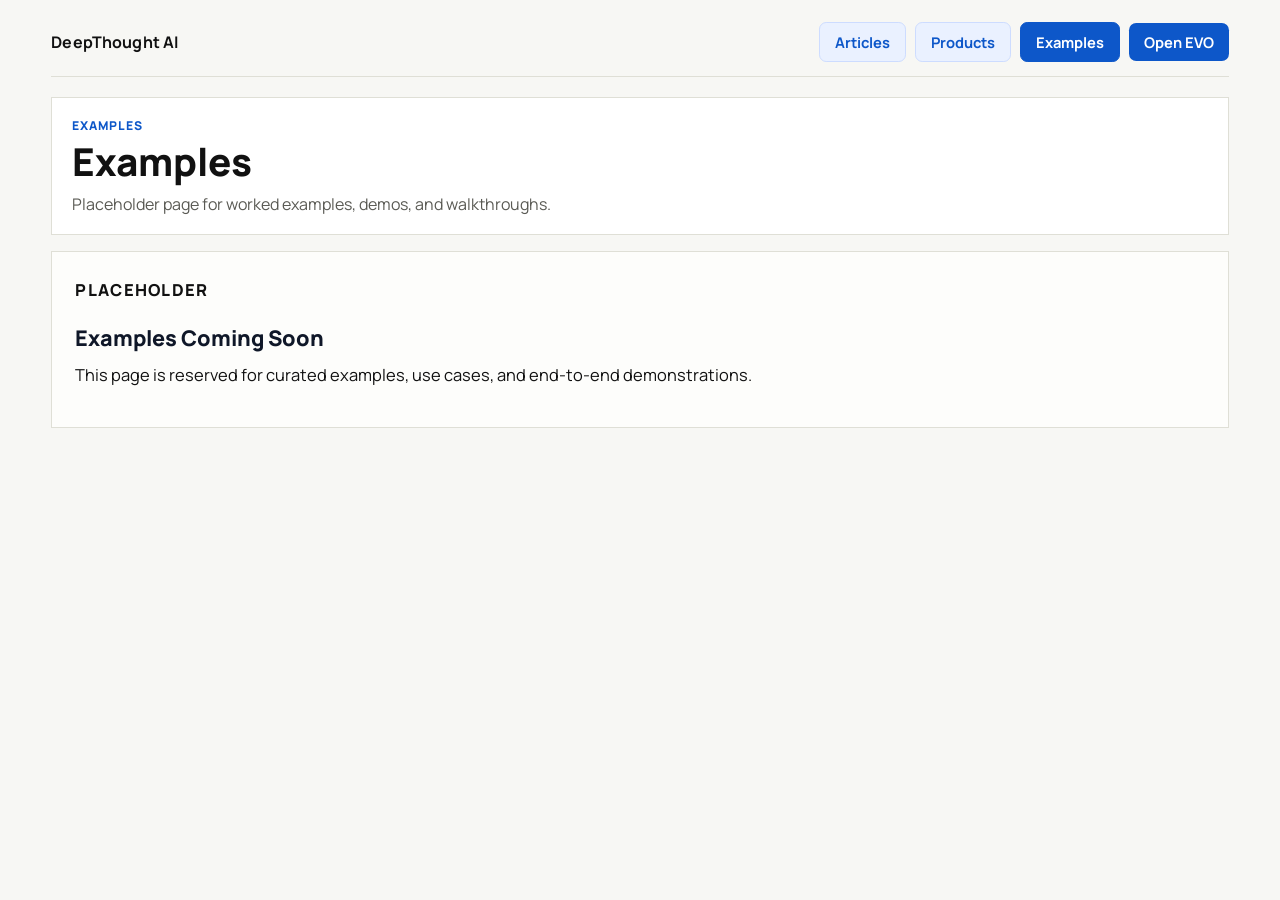
<file: examples.html>
<!DOCTYPE html>
<html lang="en">
<head>
  <meta charset="UTF-8" />
  <meta name="viewport" content="width=device-width, initial-scale=1.0" />
  <title>Examples</title>
  <meta name="description" content="DeepThought AI example placeholders." />

  <link rel="preconnect" href="https://fonts.googleapis.com" />
  <link rel="preconnect" href="https://fonts.gstatic.com" crossorigin />
  <link href="https://fonts.googleapis.com/css2?family=Manrope:wght@400;600;700;800&family=Space+Grotesk:wght@500;700&display=swap" rel="stylesheet" />

  <link rel="stylesheet" href="styles.css?v=20260308h" />
</head>
<body>
  <div class="bg-orb bg-orb-a" aria-hidden="true"></div>
  <div class="bg-orb bg-orb-b" aria-hidden="true"></div>

  <header class="site-header">
    <div class="brand">DeepThought AI</div>
    <div class="header-actions">
      <a class="nav-chip" href="index.html">Articles</a>
      <a class="nav-chip" href="products.html">Products</a>
      <a class="nav-chip nav-chip-active" href="examples.html">Examples</a>
      <a class="open-evo" href="https://deepthoughtai-evo-frontend.hf.space" target="_blank" rel="noopener noreferrer">Open EVO</a>
    </div>
  </header>

  <main class="page-shell">
    <section class="hero-card">
      <p class="eyebrow">Examples</p>
      <h1>Examples</h1>
      <p class="sub">Placeholder page for worked examples, demos, and walkthroughs.</p>
    </section>

    <section class="content-single">
      <article class="paper-card">
        <p class="article-kicker">Placeholder</p>
        <h2 class="section-title">Examples Coming Soon</h2>
        <p class="sub">This page is reserved for curated examples, use cases, and end-to-end demonstrations.</p>
      </article>
    </section>
  </main>
</body>
</html>
</file>
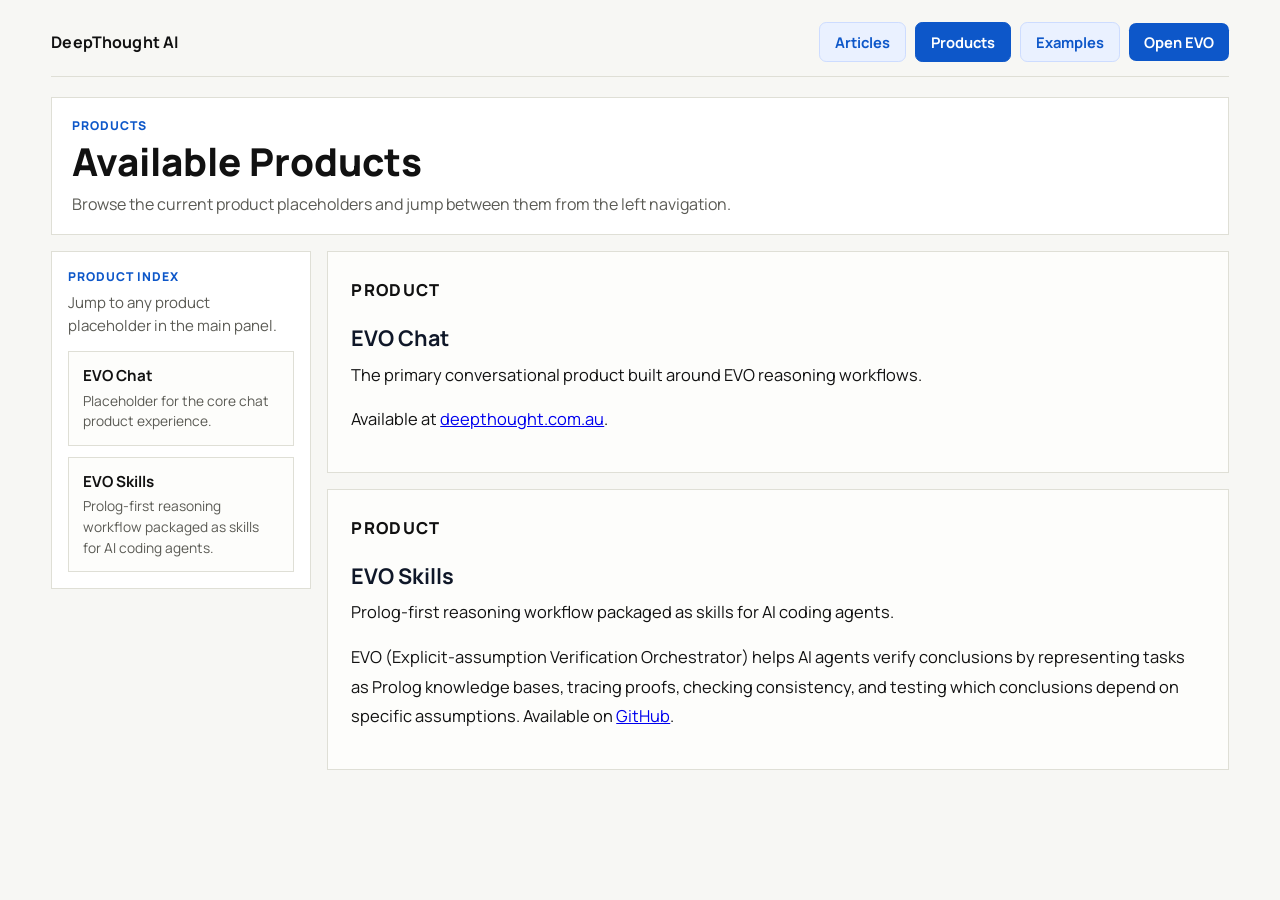
<file: products.html>
<!DOCTYPE html>
<html lang="en">
<head>
  <meta charset="UTF-8" />
  <meta name="viewport" content="width=device-width, initial-scale=1.0" />
  <title>Available Products</title>
  <meta name="description" content="DeepThought AI product placeholders." />

  <link rel="preconnect" href="https://fonts.googleapis.com" />
  <link rel="preconnect" href="https://fonts.gstatic.com" crossorigin />
  <link href="https://fonts.googleapis.com/css2?family=Manrope:wght@400;600;700;800&family=Space+Grotesk:wght@500;700&display=swap" rel="stylesheet" />

  <link rel="stylesheet" href="styles.css?v=20260308h" />
</head>
<body>
  <div class="bg-orb bg-orb-a" aria-hidden="true"></div>
  <div class="bg-orb bg-orb-b" aria-hidden="true"></div>

  <header class="site-header">
    <div class="brand">DeepThought AI</div>
    <div class="header-actions">
      <a class="nav-chip" href="index.html">Articles</a>
      <a class="nav-chip nav-chip-active" href="products.html">Products</a>
      <a class="nav-chip" href="examples.html">Examples</a>
      <a class="open-evo" href="https://deepthoughtai-evo-frontend.hf.space" target="_blank" rel="noopener noreferrer">Open EVO</a>
    </div>
  </header>

  <main class="page-shell">
    <section id="products-home" class="hero-card">
      <p class="eyebrow">Products</p>
      <h1>Available Products</h1>
      <p class="sub">Browse the current product placeholders and jump between them from the left navigation.</p>
    </section>

    <section class="content-grid">
      <aside class="article-nav-card">
        <div class="article-nav-head">
          <p class="article-nav-label">Product Index</p>
          <p class="article-nav-copy">Jump to any product placeholder in the main panel.</p>
        </div>
        <nav class="article-nav" aria-label="Product navigation">
          <a class="article-link" href="#evo-chat">
            <span class="article-link-title">EVO Chat</span>
            <span class="article-link-copy">Placeholder for the core chat product experience.</span>
          </a>
          <a class="article-link" href="#evo-skills">
            <span class="article-link-title">EVO Skills</span>
            <span class="article-link-copy">Prolog-first reasoning workflow packaged as skills for AI coding agents.</span>
          </a>
        </nav>
      </aside>

      <section class="paper-stack" aria-live="polite">
        <article id="evo-chat" class="paper-card article-section">
          <p class="article-kicker">Product</p>
          <h2 class="article-title">EVO Chat</h2>
          <p class="sub">The primary conversational product built around EVO reasoning workflows.</p>
          <p>
            Available at <a href="https://www.deepthought.com.au/" target="_blank" rel="noopener noreferrer">deepthought.com.au</a>.
          </p>
        </article>

        <article id="evo-skills" class="paper-card article-section">
          <p class="article-kicker">Product</p>
          <h2 class="article-title">EVO Skills</h2>
          <p class="sub">Prolog-first reasoning workflow packaged as skills for AI coding agents.</p>
          <p>
            EVO (Explicit-assumption Verification Orchestrator) helps AI agents verify
            conclusions by representing tasks as Prolog knowledge bases, tracing proofs,
            checking consistency, and testing which conclusions depend on specific assumptions.
            Available on <a href="https://github.com/machinelearning2014/evo" target="_blank" rel="noopener noreferrer">GitHub</a>.
          </p>
        </article>
      </section>
    </section>
  </main>
</body>
</html>
</file>
<file: styles.css>
:root {
  --bg: #f7f7f4;
  --surface: #ffffff;
  --surface-2: #fdfdfb;
  --text: #111111;
  --muted: #5a5a54;
  --line: #dfdfd6;
  --accent: #0d57c9;
  --accent-soft: #eaf1ff;
}

* {
  box-sizing: border-box;
}

html {
  scroll-behavior: smooth;
}

body {
  margin: 0;
  color: var(--text);
  font-family: "Manrope", sans-serif;
  background: var(--bg);
  min-height: 100vh;
}

.bg-orb,
.bg-orb-a,
.bg-orb-b {
  display: none;
}

.site-header {
  width: min(1180px, 92vw);
  margin: 0 auto;
  padding: 1.4rem 0 0.9rem;
  display: flex;
  justify-content: space-between;
  align-items: center;
  gap: 1rem;
  border-bottom: 1px solid var(--line);
}

.brand {
  font-weight: 700;
  letter-spacing: 0.01em;
}

.header-actions {
  display: flex;
  align-items: center;
  gap: 0.6rem;
  flex-wrap: wrap;
  justify-content: flex-end;
}

.nav-chip,
.open-evo {
  text-decoration: none;
  font-weight: 700;
  padding: 0.55rem 0.92rem;
  border-radius: 0.45rem;
  font-size: 0.92rem;
}

.nav-chip {
  color: var(--accent);
  background: var(--accent-soft);
  border: 1px solid #cddcff;
}

.nav-chip-active {
  color: #ffffff;
  background: var(--accent);
  border-color: var(--accent);
}

.open-evo {
  color: #ffffff;
  background: var(--accent);
}

.page-shell {
  width: min(1180px, 92vw);
  margin: 0 auto;
  padding: 1.2rem 0 2.4rem;
  display: grid;
  gap: 1rem;
}

.content-single {
  display: grid;
}

.hero-card,
.paper-card,
.article-nav-card {
  background: var(--surface);
  border: 1px solid var(--line);
  box-shadow: none;
}

.hero-card {
  padding: 1.2rem 1.25rem;
}

.eyebrow,
.article-kicker,
.article-nav-label {
  margin: 0;
  color: var(--accent);
  font-size: 0.76rem;
  font-weight: 800;
  letter-spacing: 0.08em;
  text-transform: uppercase;
}

h1 {
  margin: 0.35rem 0 0;
  font-weight: 800;
  font-size: clamp(1.7rem, 3vw, 2.5rem);
  line-height: 1.2;
}

.section-title {
  margin: 0.35rem 0 0;
  font-weight: 800;
  font-size: clamp(1.35rem, 2.4vw, 2rem);
  line-height: 1.2;
}

.sub {
  margin: 0.48rem 0 0;
  color: var(--muted);
  max-width: 56rem;
}

.sub code {
  font-family: inherit;
}

.content-grid {
  display: grid;
  grid-template-columns: 260px minmax(0, 1fr);
  gap: 1rem;
  align-items: start;
}

.article-nav-card {
  padding: 1rem;
  position: sticky;
  top: 1rem;
}

.article-nav-head {
  margin-bottom: 0.85rem;
}

.article-nav-copy {
  margin: 0.35rem 0 0;
  color: var(--muted);
  font-size: 0.94rem;
  line-height: 1.55;
}

.article-nav {
  display: grid;
  gap: 0.7rem;
}

.article-link {
  display: grid;
  gap: 0.28rem;
  padding: 0.8rem 0.85rem;
  border: 1px solid var(--line);
  color: inherit;
  text-decoration: none;
  background: var(--surface-2);
  transition: border-color 0.15s ease, background 0.15s ease;
}

.article-link:hover,
.article-link:focus-visible {
  border-color: var(--accent);
  background: var(--accent-soft);
  outline: none;
}

.article-link-title {
  font-size: 0.95rem;
  font-weight: 700;
  line-height: 1.4;
}

.article-link-copy {
  color: var(--muted);
  font-size: 0.86rem;
  line-height: 1.5;
}

.paper-stack {
  display: grid;
  gap: 1rem;
}

.paper-card {
  padding: clamp(1rem, 1.8vw, 1.5rem);
  background: var(--surface-2);
}

.article-title {
  margin: 0.35rem 0 1rem;
  font-size: clamp(1.35rem, 2.4vw, 2rem);
  line-height: 1.2;
}

.loading {
  margin: 0;
  color: var(--muted);
}

.paper-card h1,
.paper-card h2,
.paper-card h3,
.paper-card h4 {
  font-family: "Manrope", sans-serif;
  margin: 1.2rem 0 0.55rem;
  line-height: 1.25;
  color: #0f1728;
}

.paper-card h1 {
  font-size: 1.75rem;
}

.paper-card h2 {
  font-size: 1.35rem;
}

.paper-card h3 {
  font-size: 1.12rem;
}

.paper-card h4 {
  font-size: 1rem;
}

.paper-card p {
  margin: 0 0 0.92rem;
  color: #111111;
  line-height: 1.8;
  font-size: 1.03rem;
}

.paper-card strong,
.paper-card em,
.paper-card blockquote,
.paper-card table,
.paper-card th,
.paper-card td {
  font-family: inherit;
}

.paper-card ul,
.paper-card ol {
  margin: 0.2rem 0 1rem 1.45rem;
  padding: 0;
  color: #111111;
}

.paper-card li {
  margin: 0 0 0.45rem;
  line-height: 1.7;
}

.paper-card pre {
  margin: 0.9rem 0 1rem;
  border: 1px solid #e4e4e4;
  background: #f8f8f8;
  padding: 0.8rem 0.9rem;
  overflow-x: auto;
}

.paper-card code {
  font-family: ui-monospace, SFMono-Regular, Menlo, Consolas, "Liberation Mono", monospace;
}

.paper-card p code,
.paper-card li code {
  background: #f5f5f5;
  border: 1px solid #e3e3e3;
  border-radius: 4px;
  padding: 0.1rem 0.3rem;
}

.paper-card table {
  width: 100%;
  border-collapse: collapse;
  margin: 0.5rem 0 1rem;
}

.paper-card th,
.paper-card td {
  border: 1px solid var(--line);
  padding: 0.65rem 0.7rem;
  text-align: left;
  vertical-align: top;
}

.paper-card blockquote {
  margin: 0.8rem 0 1rem;
  padding: 0.1rem 0 0.1rem 1rem;
  border-left: 3px solid var(--line);
  color: var(--muted);
}

@media (max-width: 900px) {
  .site-header,
  .page-shell {
    width: 95vw;
  }

  .site-header {
    align-items: flex-start;
    flex-direction: column;
  }

  .content-grid {
    grid-template-columns: 1fr;
  }

  .article-nav-card {
    position: static;
  }

  .header-actions {
    justify-content: flex-start;
  }
}
</file>
